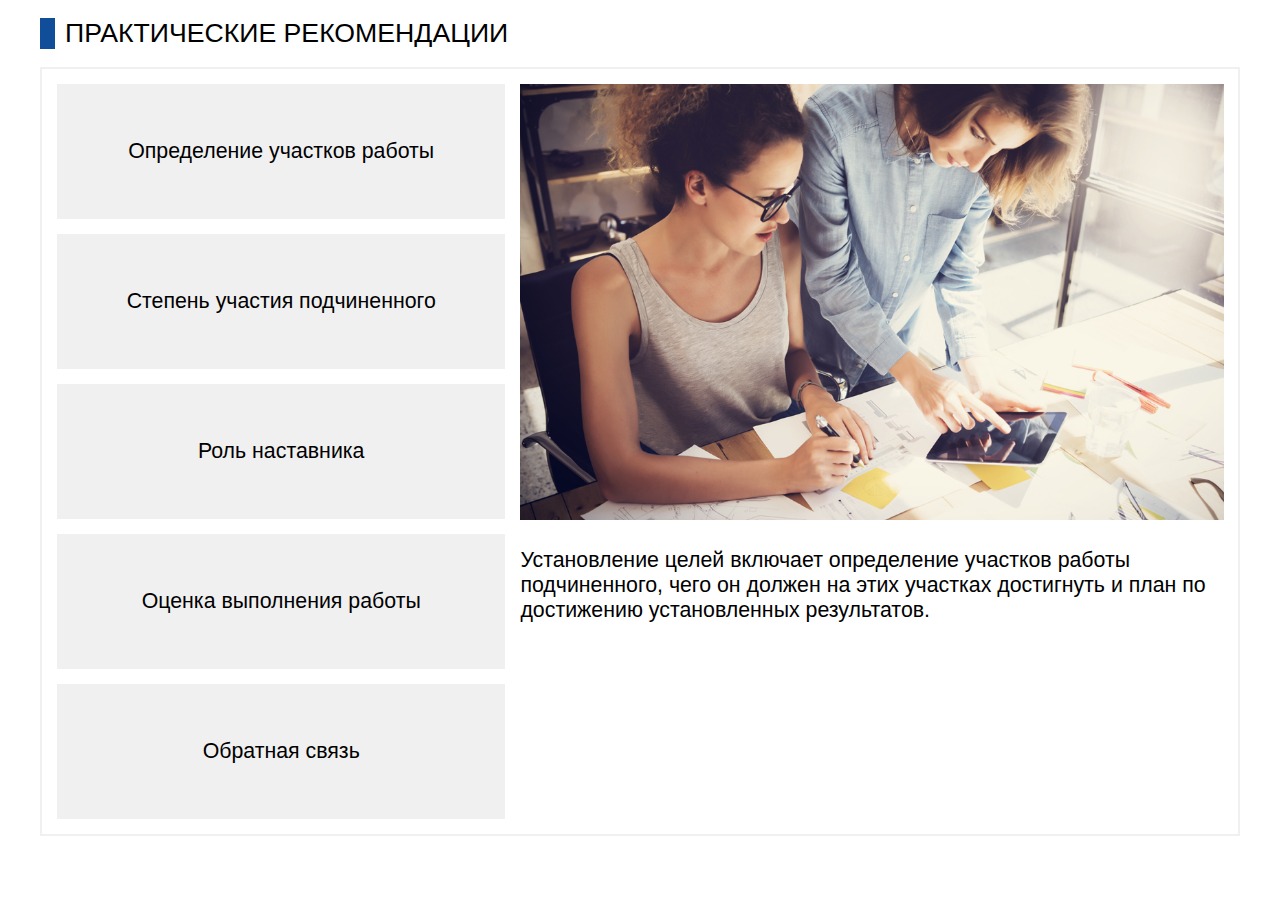
<file: Test1/index.html>
<!DOCTYPE html>
<html lang="en-ru">
<head>
    <meta charset="UTF-8">
    <meta name="viewport" content="width=device-width, initial-scale=1.0">
    <title>Recomedations</title>
    <link rel="stylesheet" href="./css/main.css">
    <script
        src="https://code.jquery.com/jquery-3.4.1.min.js"
        integrity="sha256-CSXorXvZcTkaix6Yvo6HppcZGetbYMGWSFlBw8HfCJo="
        crossorigin="anonymous">
    </script>
</head>
<body>

    <h1>Практические рекомендации</h1>

    <div class='container'>
        <div class='container_aside'>   
            <div id='zones' class='push'>Определение участков работы</div>
            <div id='level'>Степень участия подчиненного</div>
            <div id='role'>Роль наставника</div>
            <div id='mark'>Оценка выполнения работы</div>
            <div id='feedback'>Обратная связь</div>
        </div>
        
        <div class='container_content'>

            <div id='zonesObj'>
                
                <img src="./img/45_1.jpg" alt="pic">

                <p>
                    Установление целей включает 
                    определение участков работы подчиненного, 
                    чего он должен на этих участках достигнуть 
                    и план по достижению установленных результатов.
                </p>
            </div>

            <div id='levelObj' class='hide'>
                <img src="./img/45_2.jpg" alt="pic">

                <p>
                    Степень участия подчиненного может быть разной 
                    в зависимости от организационных условий. 
                    Эффективное участие подчиненного предполагает 
                    наличие у него возможности влиять на их изменение. 
                    Это дает ему возможность планировать и контролировать 
                    свои действия, определять способ их выполнения.
                </p>
            </div>
            
            <div id='roleObj' class='hide'>
                <img src="./img/45_3.jpg" alt="pic">

                <p>
                    Выполнение работы, как одна из стадий, включает 
                    разработку плана действий, описывающего, каким образом 
                    цель будет достигнута. Руководитель должен выносить на 
                    обсуждение достигнутые результаты, требуемую помощь и 
                    корректировку целей; больше играть роль наставника, чем 
                    удьи. Такой подход поможет понять подчиненным, что УПЦ – 
                    это не жестко формализованное упражнение, а возможность 
                    к большей открытости в коммуникациях и гибкость в работе.
                </p>
            </div>
            
            <div id='markObj' class='hide'>
                <img src="./img/45_4.jpg" alt="pic">

                <p>
                    Оценка выполнения работы включает: определение 
                    показателя, через который измеряется достигнутый 
                    результат; измерение самого результата. Показатель 
                    измерения работы по возможности должен носить 
                    универсальный характер, что помогает оценивать усилия 
                    в правильном направлении и в связи с другими участками 
                    работы. В УПЦ большое внимание уделяется самооценке в 
                    выполнении работы.
                </p>
            </div>
            
            <div id='fbObj'  class='hide'>
                <img src="./img/45_5.jpg" alt="pic">

                <p>
                    Обратная связь	Обратная связь (см. раздел 
                    «Коммуникации») является ключевым элементом УПЦ, 
                    устанавливающим степень достижения цели. Знание 
                    результата помогает определить направление улучшения 
                    работы, развития самого исполнителя с точки зрения 
                    его подготовки, отношения к работе и мотивации. 
                    Процедура обратной связи в УПЦ строится из определения 
                    достигнутых результатов и разработки мер по их 
                    дальнейшему улучшению.
                </p>
            </div>
        </div>
    </div>

<script src="./js/index.js"></script>

</body>
</html>
</file>
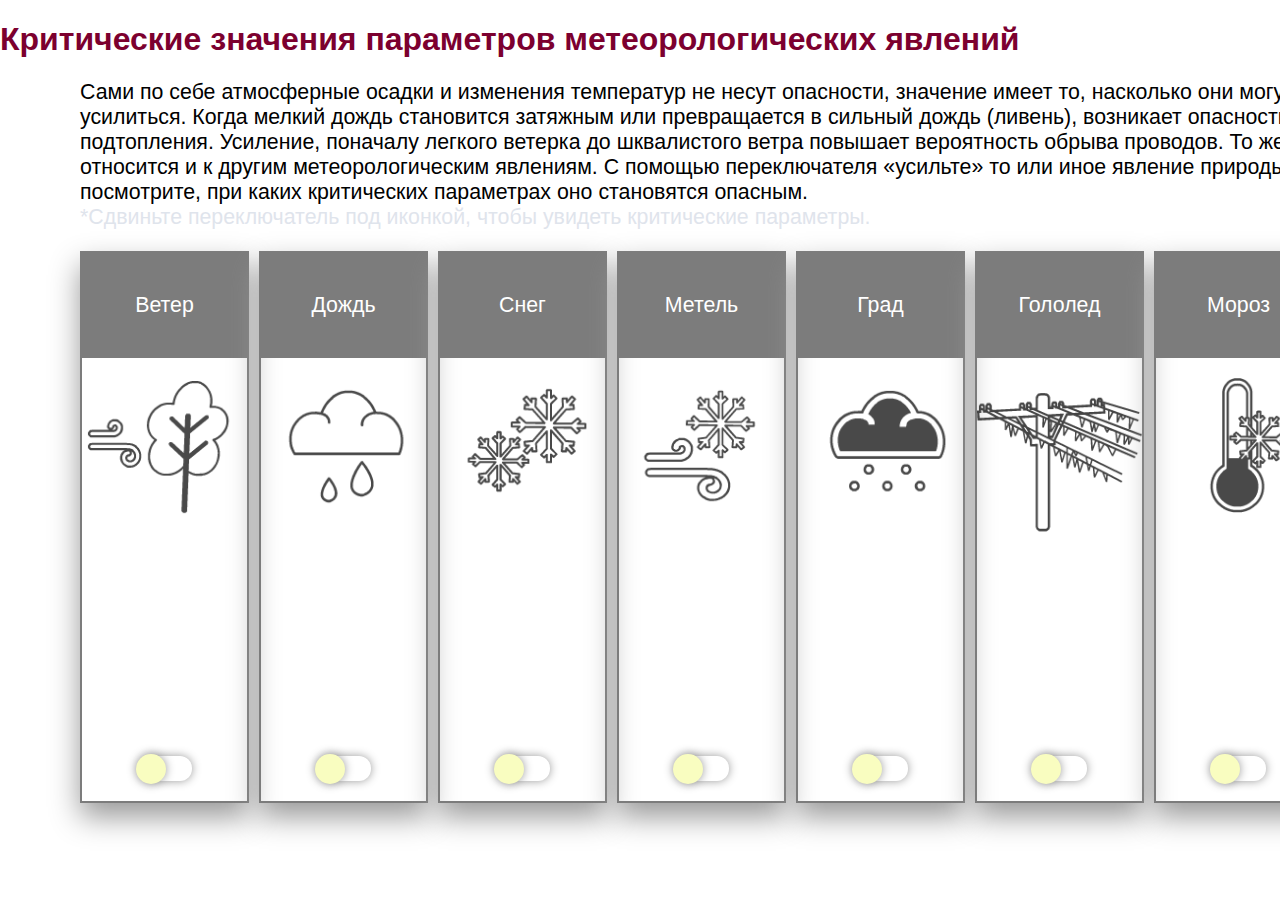
<file: Test2/index.html>
<!DOCTYPE html>
<html lang="en">
<head>
    <meta charset="UTF-8">
    <meta name="viewport" content="width=device-width, initial-scale=1.0">
    <link rel="stylesheet" href="./css/main.css">
    <title>Critical</title>
    <script
        src="https://code.jquery.com/jquery-3.4.1.min.js"
        integrity="sha256-CSXorXvZcTkaix6Yvo6HppcZGetbYMGWSFlBw8HfCJo="
        crossorigin="anonymous">
    </script>   
</head>
<body>

    <h1>Критические значения параметров метеорологических явлений</h1>

    <div class='marginContainer'>

        <p>
            Сами по себе атмосферные осадки и изменения температур не несут опасности, 
                значение имеет то, насколько они могут усилиться. Когда мелкий дождь становится 
                затяжным или превращается в сильный дождь (ливень), возникает опасность подтопления. 
                Усиление, поначалу легкого ветерка до шквалистого ветра повышает вероятность обрыва 
                проводов. То же относится и к другим метеорологическим явлениям. С помощью переключателя 
                «усильте» то или иное явление природы и посмотрите, при каких критических параметрах оно 
                становятся опасным.<br> <span>*Сдвиньте переключатель под иконкой, чтобы увидеть критические параметры.</span>
        </p>

        <div class='parameterContainer'>
            <div class='parameterContainer_card'>
                <div class='correction'>
                    <p id='hatWind' class='card__gray'>Ветер</p>
                    <p id='onHatWind' class='card_red hide'>Сильный ветер (шквалистый)</p>
                    <img id='offWind' src="./img/1_off.png" alt="WIND">
                    <img id='onWind' class='hide' src="./img/1_on.png" alt="WIND">
                    <div id='onTextWind' class='mrg invis'>
                        Скорость порывов от 25м/c и более. 
                    </div>
                </div>
                <div id='buttonWind' class="button"></div>
            </div>

            <div class='parameterContainer_card_margin'>
                <div class='correction'>
                    <p id='hatRain' class='card__gray'>Дождь</p>
                    <p id='onHatRain' class='card_red hide'>Сильный дождь (ливень)</p>
                    <img id='offRain' src="./img/2_off.png" alt="RAIN">
                    <img id='onRain'  class='hide' src="./img/2_on.png" alt="WIND">
                    <div id='onTextRain' class='mrg invis'>
                        Кол-во осадков 100 мм и более, в период менее чем за 12 часов.  
                    </div>
                </div>
                <div id='buttonRain' class="button"></div>
            </div>
            
            <div class='parameterContainer_card_margin'>
                <div class='correction'>
                    <p id='hatSnow' class='card__gray'>Снег</p>
                    <p id='onHatSnow' class='card_red hide'>Сильный <br>снег</p>
                    <img id='offSnow' src="./img/3_off.png" alt="SNOW">
                    <img id='onSnow' class='hide' src="./img/3_on.png" alt="WIND">
                    <div id='onTextSnow' class='mrg invis'>
                        Кол-во осадков 20 мм и более, в период менее чем за 12 часов.
                    </div>
                </div>
                <div id='buttonSnow' class="button"></div>
            </div>
            
            <div class='parameterContainer_card_margin'>
                <div class='correction'>
                    <p id='hatBliz' class='card__gray'>Метель</p>
                    <p id='onHatBliz' class='card_red hide'>Сильная <br>метель</p>
                    <img id='offBliz' src="./img/4_off.png" alt="BLIZ">
                    <img id='onBliz' class='hide' src="./img/4_on.png" alt="BLIZ">
                    <div id='onTextBliz' class='mrg invis'>
                        При ветре 20 м/c в течение суток с выпадением снега.
                    </div>
                </div>
                <div id='buttonBliz' class="button"></div>
            </div>
            
            <div class='parameterContainer_card_margin'>
                <div>
                    <p id='hatHSnow' class='card__gray'>Град</p>
                    <p id='onHatHSnow' class='card_red hide'>Крупный <br>град</p>
                    <img id='offHSnow' src="./img/5_off.png" alt="HSNOW">
                    <img id='onHSnow' class='hide' src="./img/5_on.png" alt="HSNOW">
                    <div id='onTextHSnow' class='mrg invis'>
                        Диаметр градин 20 мм и более.
                    </div>
                </div>
                <div id='buttonHSnow' class="button"></div>
            </div>
            
            <div class='parameterContainer_card_margin'>
                <div>
                    <p id='hatIce' class='card__gray'>Гололед</p>
                    <p id='onHatIce' class='card_red hide'>Сильный гололед</p>
                    <img id='offIce' src="./img/6_off.png" alt="ICE">
                    <img id='onIce' class='hide' src="./img/6_on.png" alt="ICE">
                    <div id='onTextIce' class='mrg invis'>
                        Диаметр отложений на проводах 20 мм и более.
                    </div>
                </div>
                <div id='buttonIce' class="button"></div>
            </div>
            
            <div class='parameterContainer_card_margin'>
                <div>
                    <p id='hatFrost' class='card__gray'>Мороз</p>
                    <img id='offFrost' src="./img/7_off.png" alt="FROST">
                    <p id='onHatFrost' class='card_red hide'>Сильный <br>мороз</p>
                    <img id='onFrost' class='hide' src="./img/7_on.png" alt="FROST">
                    <div id='onTextFrost' class='mrg invis'>
                        Температура воздуха у поверхности земли - 30°C и ниже для Европейской части РФ. 
                    </div>
                </div>
                <div id='buttonFrost' class="button"></div>
            </div>
        </div>
    </div>
<script src="./js/index.js"></script>

</body>
</html>
</file>
<file: Test1/css/main.css>
body {
    width: 1200px;
    margin: 0 auto;
    font-family: Verdana, Tahoma, sans-serif;
    font-size: 16pt;
    
}

h1 {
    border-left: 15px solid #104e99;
    padding: 0 10px;
    font-family: Verdana, Tahoma, sans-serif;
    font-size: 20pt;
    text-transform: uppercase;
    font-weight: normal;
}

.container {
    display: flex;
    border: 2px solid #f0f0f0;
}

.container_aside {
    text-align: center;
    flex: 0.4;
}

.container_aside :nth-child(n) {
    padding: 55px 30px;
    background-color: #f0f0f0;
    margin: 15px;
    cursor: pointer;    
}

.container_aside :nth-child(n):hover {
    background-color: #cccccc;
}

.container_content {
    display: flex;
    flex-direction: column;
    flex: 0.6;
}



img {
    width: 98%;
    margin-top: 15px;
}


.hide {
    display: none;
}

@media screen and (max-width:1200px) {

    body{
        width: 850px;
    }

    h1 {
        color: #366088;
    }

    .container_aside :nth-child(n) {
        padding: 40px 30px;
    }

    img {
        width: 400px;
        margin-left: 50px;
        margin-bottom: 30px;
    }

}

@media screen and (max-width:900px) {

    .container_aside {
        display: none;
    }

    body {
        width: 500px;
        border-right: 2px solid #f0f0f0;
    }

    img{
        margin: 0 auto;
        width: 480px;
    }

    .container {
        border: none;
    }

    .container_content :nth-child(n) {
        display: block;
    }

}
</file>
<file: Test2/css/main.css>
body {
    width: 1350px;
    margin: 0 auto;
    font-family: Arial, Helvetica, sans-serif;
    font-size: 16pt;
    
}

h1 {
    font-family: Arial, Helvetica, sans-serif;
    font-size: 24pt;
    color: #7c002f;
}

.marginContainer {
    margin-left: 80px;
}

span {
    color: #dfe4ec;
    padding: 0 0;
}

.parameterContainer {
    display: flex;
}

.parameterContainer_card, .parameterContainer_card_margin {
    border: 2px solid #7c7c7c;
    box-shadow: 0 14px 28px #999999;
    width: 165px;
    display: flex;
    flex-direction: column;
    justify-content: space-between;
}

.mrg {
        margin-left: 10px;
}

.parameterContainer_card_margin {
    margin-left: 10px;
}

.correction :nth-child(5) {
    margin-top: 28px;
}


.card__gray {
    text-align: center;
    background-color: #7c7c7c;
    margin: 0 auto;
    width: 100%;
    padding: 40px 0;
    color: #fff;
}


.card_red {
    text-align: center;
    margin: 0 auto;
    width: 100%;
    padding: 30px 0;
    color: #fff;
    background-color: #7c002f;
}

img {
    width:100%;
    margin-top: 20px;
}


.hide {
    display: none;
}

.invis {
    visibility: hidden;
}


.button {
    display: inline-block;
    width: 50px;
    height: 25px;
    border-radius: 12px; 
    background: #fff; 
    box-shadow: 0 0 10px 0 #999999;
    z-index: 0;
    margin: 0;
    padding: 0;
    border: none;
    cursor: pointer;
    position: relative;
    transition-duration: 300ms; 
    margin: 30px 40px 20px 60px;
}

.button::after {
    content: "";
    height: 30px; 
    width: 30px; 
    border-radius: 18px; 
    background: #f9fdc0;
    top: -2px; 
    left: -6px;
    transition-duration: 300ms;
    box-shadow: 0 0 10px 0 #999999;
    position: absolute;
    z-index: 1; 
}

.on {
    background: #7c002f;
    box-shadow: inset 0 0 10px 0 #999999; 
}

.on::after {
    left: 30px;
    background: #f9fdc0;
}

hr {
    margin-top: 50px;
}
</file>
